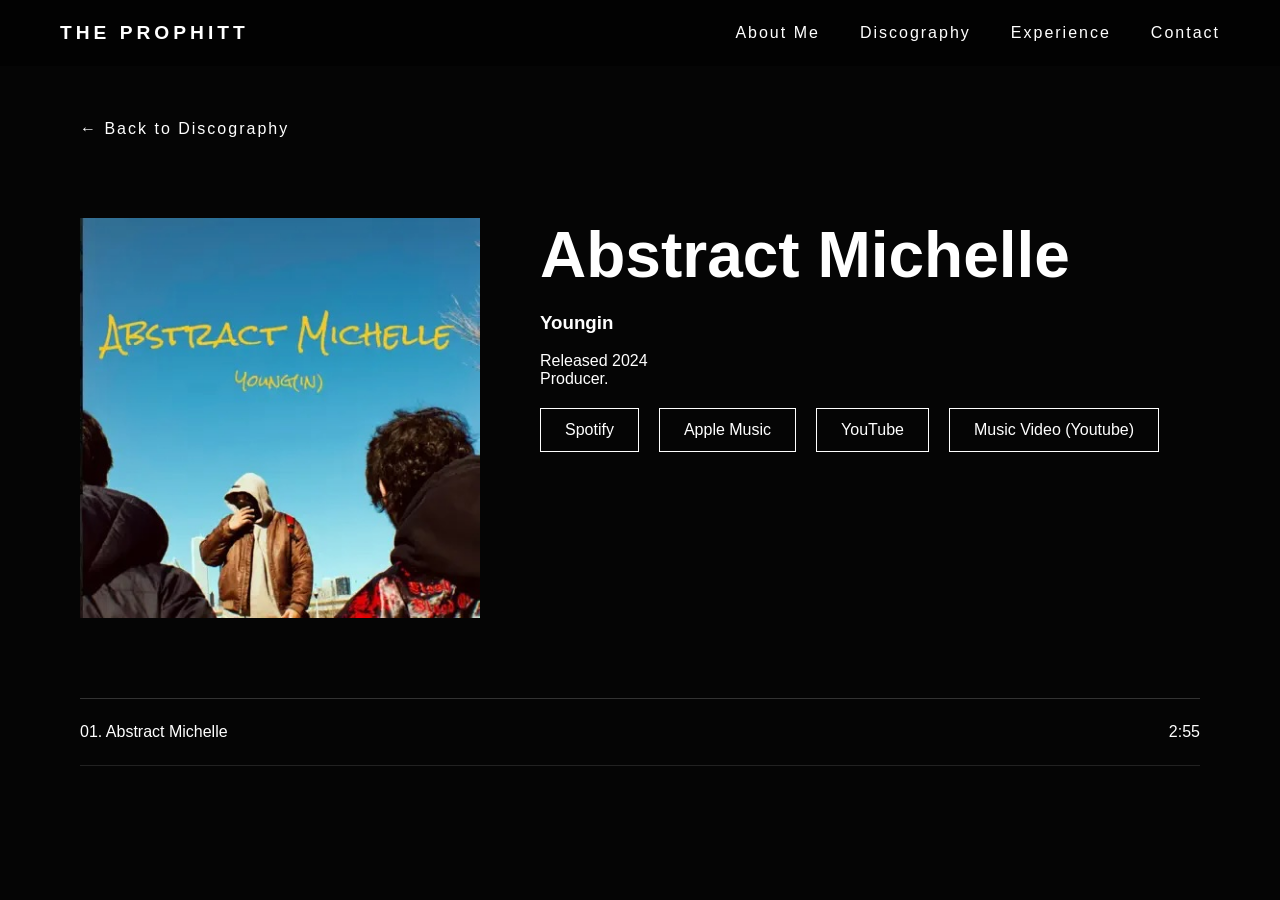
<file: abstract.html>
<!DOCTYPE html>
<html lang="en">
<head>
  <meta charset="UTF-8">
  <meta name="viewport" content="width=device-width, initial-scale=1.0">
  <title>Abstract Michelle | Youngin</title>

  <link rel="stylesheet" href="css/album.css">
</head>
<body>

<!-- NAVBAR -->

<nav class="navbar">

  <a href="index.html" class="logo">
    THE PROPHITT
  </a>

  <ul class="nav-links">
    <li><a href="index.html#about">About Me</a></li>
    <li><a href="discography.html">Discography</a></li>
    <li><a href="experience.html">Experience</a></li>
    <li><a href="index.html#contact">Contact</a></li>
  </ul>

</nav>

<!-- BACK BUTTON -->

<a href="discography.html" class="back-button">
  ← Back to Discography
</a>

  <section class="album-page">

    <div class="album-header">

      <img src="imgs/abstract.jpeg" alt="Album Cover">

      <div class="album-meta">
        <h1>Abstract Michelle</h1>
        <h3>Youngin</h3>
        <br>
        <p>
          Released 2024
        </p>

        <p>Producer.</p>

        <div class="stream-links">
          <a href="https://open.spotify.com/album/4oelluPJIbFZNnaFc4QuFP" target="_blank">Spotify</a>
          <a href="https://music.apple.com/us/song/abstract-michelle/1735144671" target="_blank">Apple Music</a>
          <a href="https://www.youtube.com/watch?app=desktop&v=WqNmVpp52CA" target="_blank">YouTube</a>
          <a href="https://www.youtube.com/watch?v=xYsKCCVNa3Q" target="_blank">Music Video (Youtube)</a>
        </div>
      </div>

    </div>

    <!-- TRACKLIST -->

    <div class="tracklist">

  <div class="track">
    <span>01. Abstract Michelle</span>
    <span>2:55</span>
  </div>

</div>

  </section>

</body>
</html>
</file>
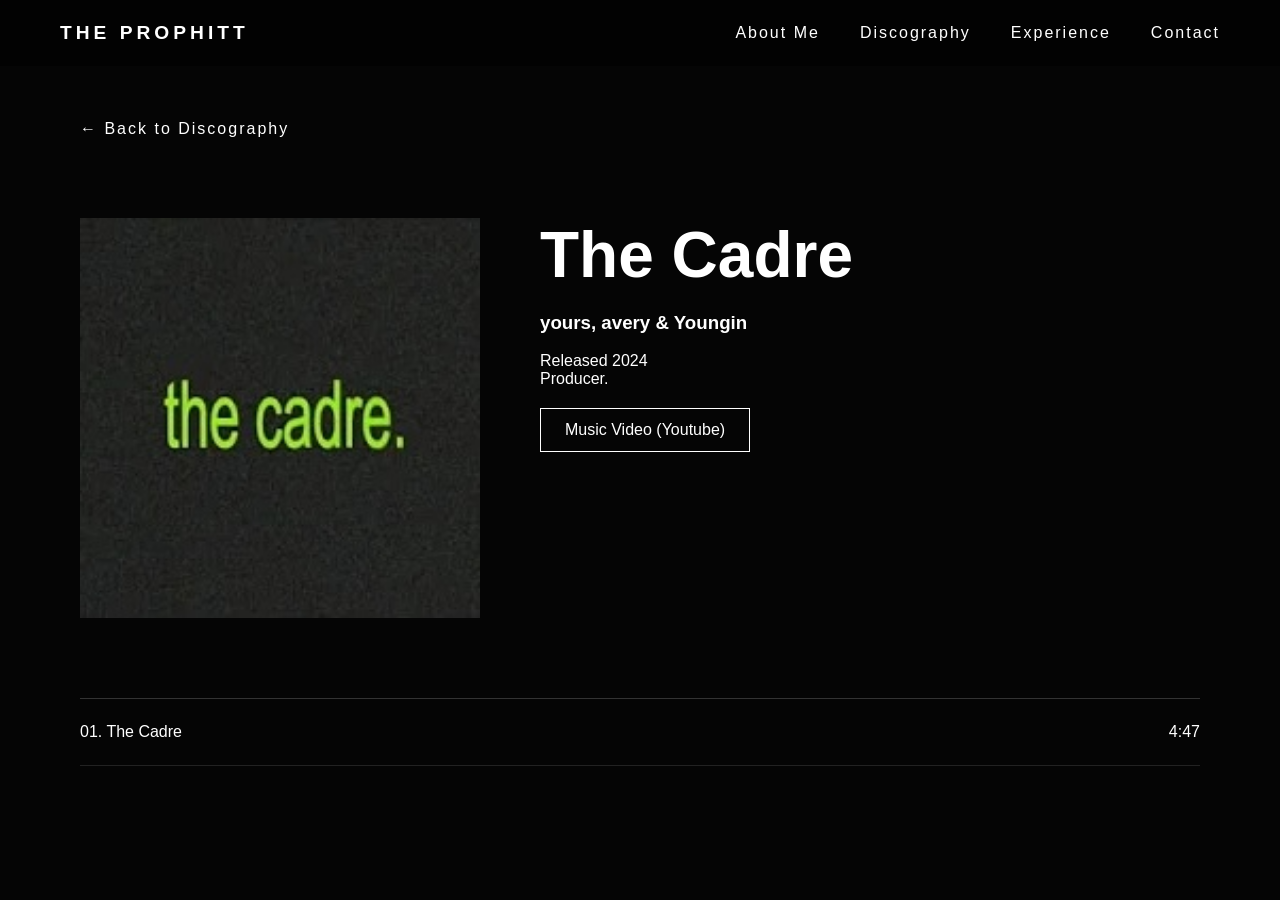
<file: cadre.html>
<!DOCTYPE html>
<html lang="en">
<head>
  <meta charset="UTF-8">
  <meta name="viewport" content="width=device-width, initial-scale=1.0">
  <title>The Cadre | yours, avery & Youngin</title>

  <link rel="stylesheet" href="css/album.css">
</head>
<body>

<!-- NAVBAR -->

<nav class="navbar">

  <a href="index.html" class="logo">
    THE PROPHITT
  </a>

  <ul class="nav-links">
    <li><a href="index.html#about">About Me</a></li>
    <li><a href="discography.html">Discography</a></li>
    <li><a href="experience.html">Experience</a></li>
    <li><a href="index.html#contact">Contact</a></li>
  </ul>

</nav>

<!-- BACK BUTTON -->

<a href="discography.html" class="back-button">
  ← Back to Discography
</a>

  <section class="album-page">

    <div class="album-header">

      <img src="imgs/cadre.jpeg" alt="Album Cover">

      <div class="album-meta">
        <h1>The Cadre</h1>
        <h3>yours, avery & Youngin</h3>
        <br>
        <p>
          Released 2024
        </p>

        <p>Producer.</p>

        <div class="stream-links">
          <a href="https://www.youtube.com/watch?v=JgKst2uONms" target="_blank">Music Video (Youtube)</a>
        </div>
      </div>

    </div>

    <!-- TRACKLIST -->

    <div class="tracklist">

  <div class="track">
    <span>01. The Cadre</span>
    <span>4:47</span>
  </div>

</div>

  </section>

</body>
</html>
</file>
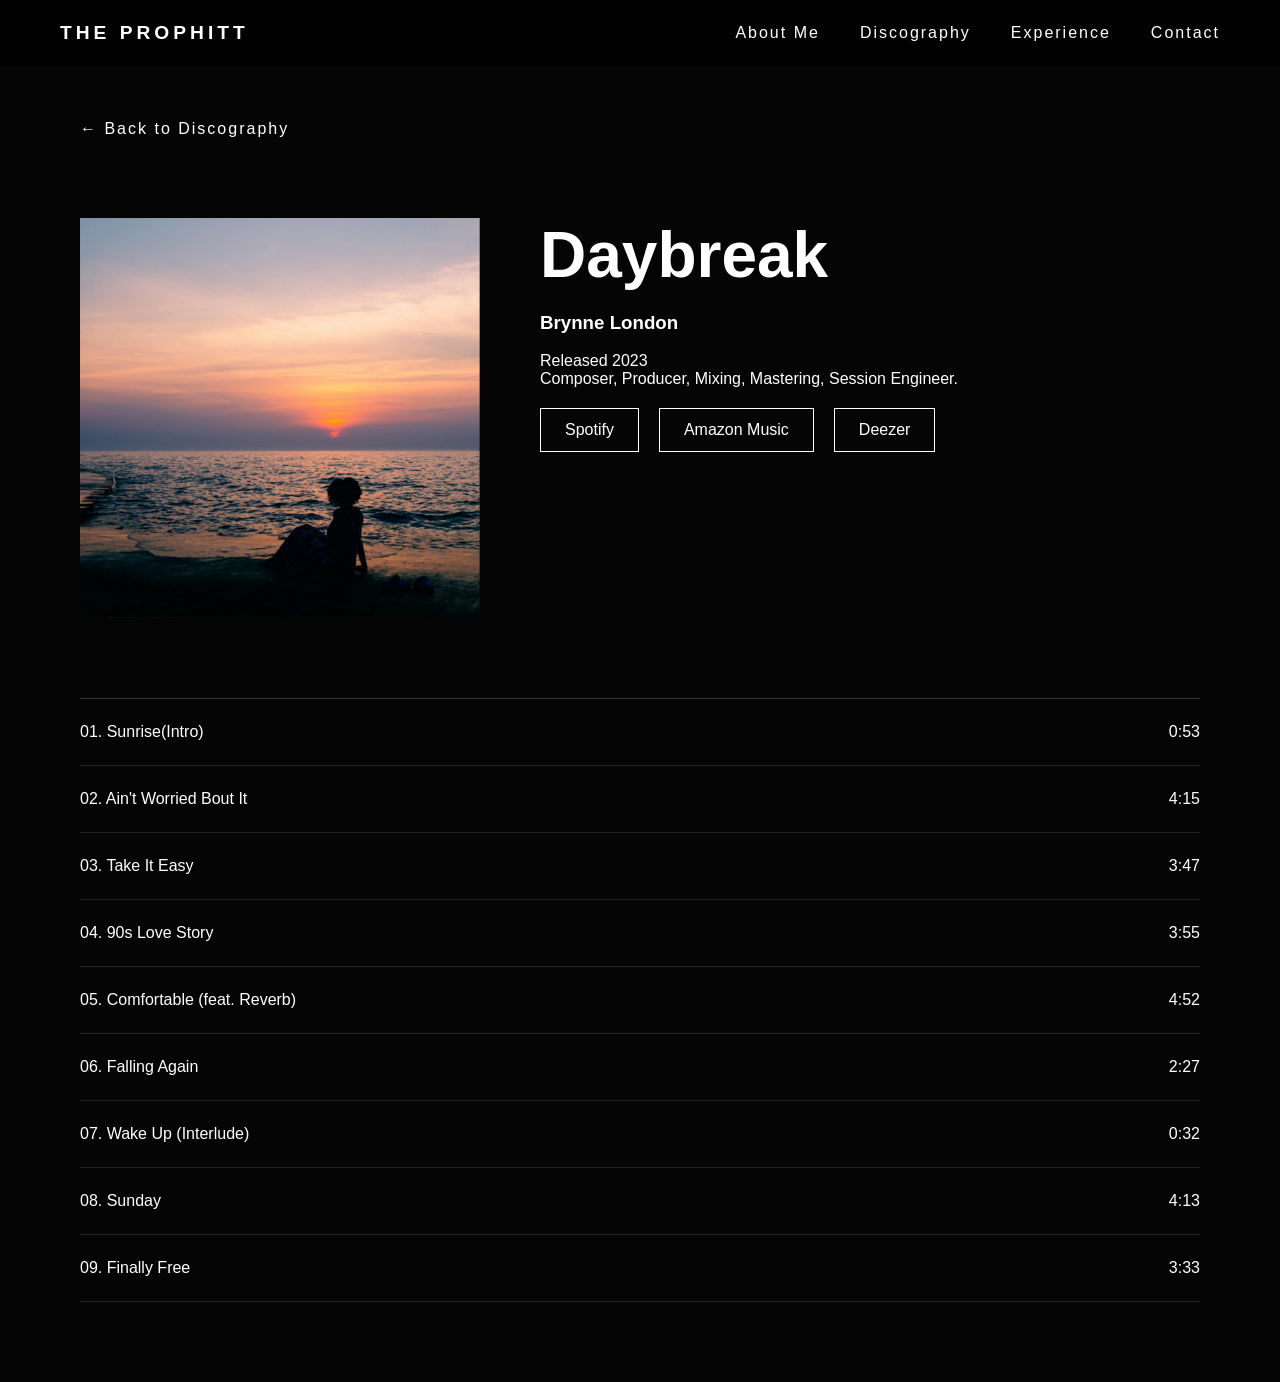
<file: daybreak.html>
<!DOCTYPE html>
<html lang="en">
<head>
  <meta charset="UTF-8">
  <meta name="viewport" content="width=device-width, initial-scale=1.0">
  <title>Daybreak - Brynne London | THE PROPHITT</title>

  <link rel="stylesheet" href="css/album.css">
</head>
<body>

    <!-- NAVBAR -->

<nav class="navbar">

  <a href="index.html" class="logo">
    THE PROPHITT
  </a>

  <ul class="nav-links">
    <li><a href="index.html#about">About Me</a></li>
    <li><a href="discography.html">Discography</a></li>
    <li><a href="experience.html">Experience</a></li>
    <li><a href="index.html#contact">Contact</a></li>
  </ul>

</nav>

<!-- BACK BUTTON -->

<a href="discography.html" class="back-button">
  ← Back to Discography
</a>

  <section class="album-page">

    <div class="album-header">

      <img src="imgs/daybreak.png" alt="Album Cover">

      <div class="album-meta">
        <h1>Daybreak</h1>
        <h3>Brynne London</h3>
        <br>
        <p>
          Released 2023
        </p>

        <p>Composer, Producer, Mixing, Mastering, Session Engineer.</p>

        <div class="stream-links">
          <a href="https://open.spotify.com/album/2yNNGmCWemkKfO2ASC2BLi" target="_blank">Spotify</a>
          <a href="https://music.apple.com/us/album/daybreak/1697000413" target="_blank">Amazon Music</a>
          <a href="https://www.deezer.com/us/album/463997685" target="_blank">Deezer</a>
        </div>
      </div>

    </div>

    <!-- TRACKLIST -->

    <div class="tracklist">

  <div class="track">
    <span>01. Sunrise(Intro)</span>
    <span>0:53</span>
  </div>

  <div class="track">
    <span>02. Ain't Worried Bout It</span>
    <span>4:15</span>
  </div>

  <div class="track">
    <span>03. Take It Easy</span>
    <span>3:47</span>
  </div>

  <div class="track">
    <span>04. 90s Love Story</span>
    <span>3:55</span>
  </div>

  <div class="track">
    <span>05. Comfortable (feat. Reverb)</span>
    <span>4:52</span>
  </div>

  <div class="track">
    <span>06. Falling Again</span>
    <span>2:27</span>
  </div>

  <div class="track">
    <span>07. Wake Up (Interlude)</span>
    <span>0:32</span>
  </div>

  <div class="track">
    <span>08. Sunday</span>
    <span>4:13</span>
  </div>

  <div class="track">
    <span>09. Finally Free</span>
    <span>3:33</span>
  </div>

</div>

  </section>

</body>
</html>
</file>
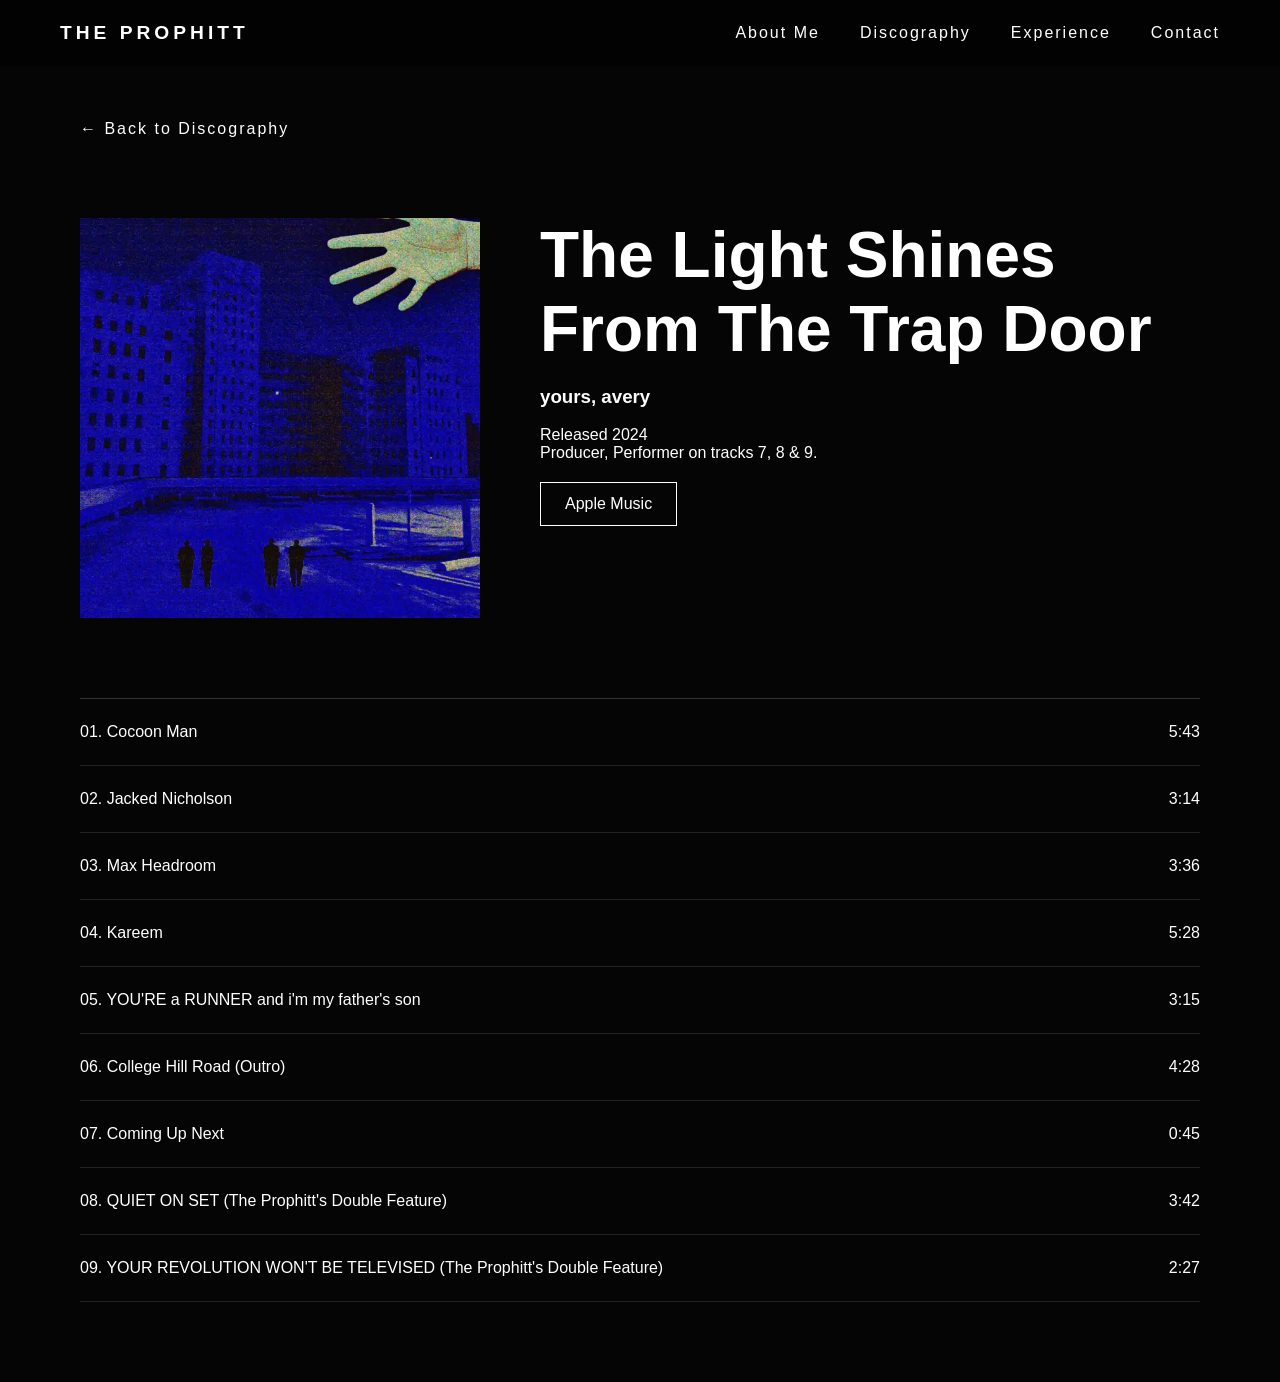
<file: lightshines.html>
<!DOCTYPE html>
<html lang="en">
<head>
  <meta charset="UTF-8">
  <meta name="viewport" content="width=device-width, initial-scale=1.0">
  <title>The Light Shines From The Trap Door | yours, avery</title>

  <link rel="stylesheet" href="css/album.css">
</head>
<body>

<!-- NAVBAR -->

<nav class="navbar">

  <a href="index.html" class="logo">
    THE PROPHITT
  </a>

  <ul class="nav-links">
    <li><a href="index.html#about">About Me</a></li>
    <li><a href="discography.html">Discography</a></li>
    <li><a href="experience.html">Experience</a></li>
    <li><a href="index.html#contact">Contact</a></li>
  </ul>

</nav>

<!-- BACK BUTTON -->

<a href="discography.html" class="back-button">
  ← Back to Discography
</a>

  <section class="album-page">

    <div class="album-header">

      <img src="imgs/lightshines.webp" alt="Album Cover">

      <div class="album-meta">
        <h1>The Light Shines From The Trap Door</h1>
        <h3>yours, avery</h3>
        <br>
        <p>
          Released 2024
        </p>

        <p>Producer, Performer on tracks 7, 8 & 9.</p>

        <div class="stream-links">
          <a href="https://music.apple.com/us/album/the-light-shines-from-the-trap-door/1752208765" target="_blank">Apple Music</a>
        </div>
      </div>

    </div>

    <!-- TRACKLIST -->

    <div class="tracklist">

  <div class="track">
    <span>01. Cocoon Man</span>
    <span>5:43</span>
  </div>

  <div class="track">
    <span>02. Jacked Nicholson</span>
    <span>3:14</span>
  </div>

  <div class="track">
    <span>03. Max Headroom</span>
    <span>3:36</span>
  </div>

  <div class="track">
    <span>04. Kareem</span>
    <span>5:28</span>
  </div>

  <div class="track">
    <span>05. YOU'RE a RUNNER and i'm my father's son</span>
    <span>3:15</span>
  </div>

  <div class="track">
    <span>06. College Hill Road (Outro)</span>
    <span>4:28</span>
  </div>

  <div class="track">
    <span>07. Coming Up Next</span>
    <span>0:45</span>
  </div>

  <div class="track">
    <span>08. QUIET ON SET (The Prophitt's Double Feature)</span>
    <span>3:42</span>
  </div>

  <div class="track">
    <span>09. YOUR REVOLUTION WON'T BE TELEVISED (The Prophitt's Double Feature)</span>
    <span>2:27</span>
  </div>

</div>

  </section>

</body>
</html>
</file>
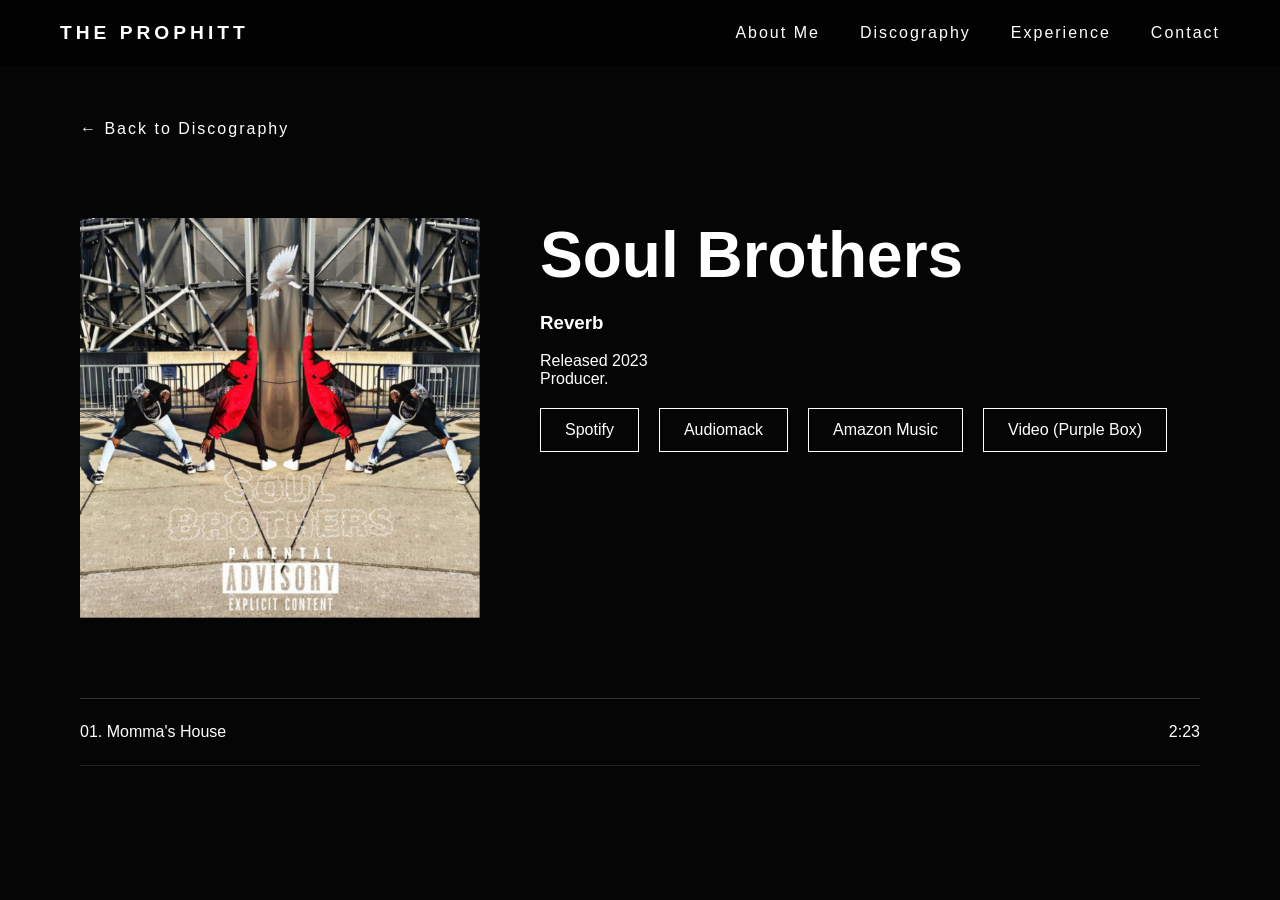
<file: mommashouse.html>
<!DOCTYPE html>
<html lang="en">
<head>
  <meta charset="UTF-8">
  <meta name="viewport" content="width=device-width, initial-scale=1.0">
  <title>Soul Brothers - Reverb | THE PROPHITT</title>

  <link rel="stylesheet" href="css/album.css">
</head>
<body>

    <!-- NAVBAR -->

<nav class="navbar">

  <a href="index.html" class="logo">
    THE PROPHITT
  </a>

  <ul class="nav-links">
    <li><a href="index.html#about">About Me</a></li>
    <li><a href="discography.html">Discography</a></li>
    <li><a href="experience.html">Experience</a></li>
    <li><a href="index.html#contact">Contact</a></li>
  </ul>

</nav>

<!-- BACK BUTTON -->

<a href="discography.html" class="back-button">
  ← Back to Discography
</a>

  <section class="album-page">

    <div class="album-header">

      <img src="imgs/soulbrotha.png" alt="Album Cover">

      <div class="album-meta">
        <h1>Soul Brothers</h1>
        <h3>Reverb</h3>
        <br>
        <p>
          Released 2023
        </p>

        <p>Producer.</p>

        <div class="stream-links">
          <a href="https://open.spotify.com/album/1NOkSws5TdKUM2ekeinhjf" target="_blank">Spotify</a>
          <a href="https://audiomack.com/reverb-rck/song/mommas-house" target="_blank">Audiomack</a>
          <a href="https://www.amazon.com/Mommas-House-Reverb/dp/B0D2LWYDYK" target="_blank">Amazon Music</a>
          <a href="https://www.youtube.com/watch?v=gDAZqS0NTmI" target="_blank">Video (Purple Box)</a>
        </div>
      </div>

    </div>

    <!-- TRACKLIST -->

    <div class="tracklist">

  <div class="track">
    <span>01. Momma's House</span>
    <span>2:23</span>
  </div>

</div>

  </section>

</body>
</html>
</file>
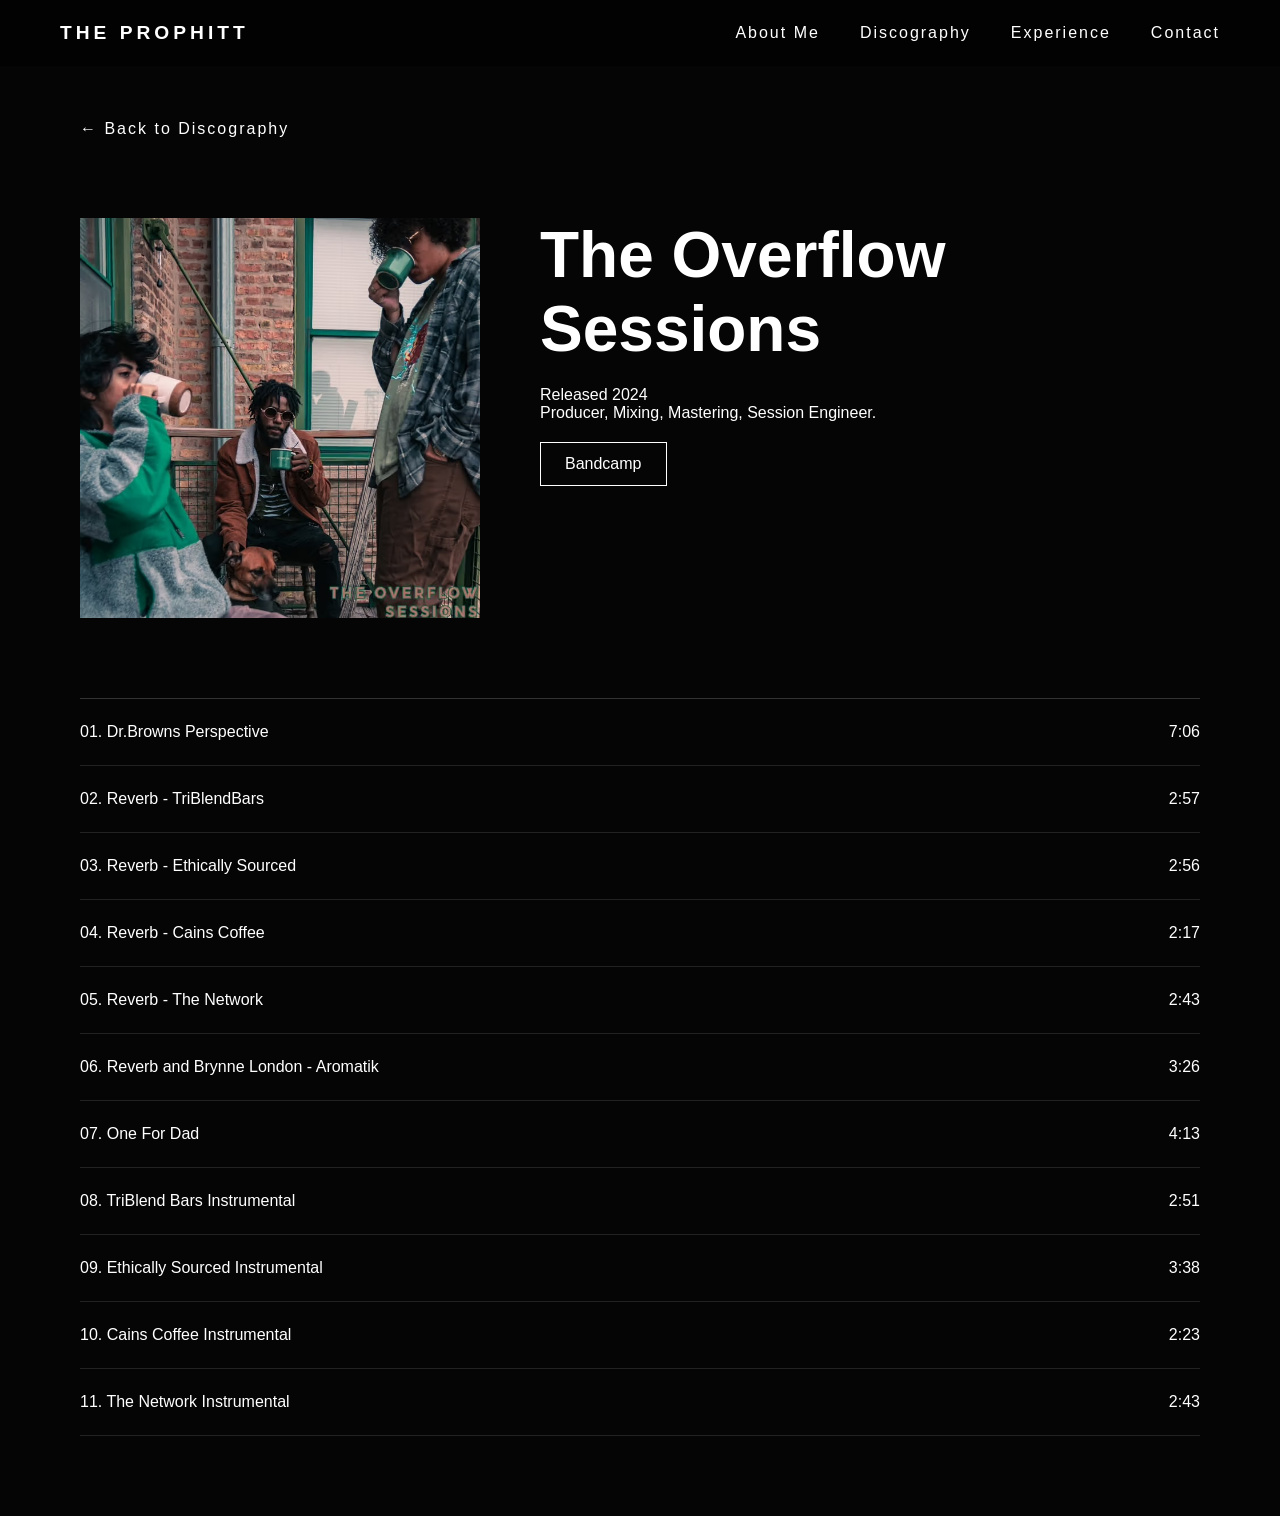
<file: overflow.html>
<!DOCTYPE html>
<html lang="en">
<head>
  <meta charset="UTF-8">
  <meta name="viewport" content="width=device-width, initial-scale=1.0">
  <title>The Overflow Sessions | THE PROPHITT</title>

  <link rel="stylesheet" href="css/album.css">
</head>
<body>

<!-- NAVBAR -->

<nav class="navbar">

  <a href="index.html" class="logo">
    THE PROPHITT
  </a>

  <ul class="nav-links">
    <li><a href="index.html#about">About Me</a></li>
    <li><a href="discography.html">Discography</a></li>
    <li><a href="experience.html">Experience</a></li>
    <li><a href="index.html#contact">Contact</a></li>
  </ul>

</nav>

<!-- BACK BUTTON -->

<a href="discography.html" class="back-button">
  ← Back to Discography
</a>

  <section class="album-page">

    <div class="album-header">

      <img src="imgs/overflow.jpg" alt="Album Cover">

      <div class="album-meta">
        <h1>The Overflow Sessions</h1>

        <p>
          Released 2024
        </p>

        <p>Producer, Mixing, Mastering, Session Engineer.</p>

        <div class="stream-links">
          <a href="https://theprophitt.bandcamp.com/album/the-overflow-sessions" target="_blank">Bandcamp</a>
        </div>
      </div>

    </div>

    <!-- TRACKLIST -->

    <div class="tracklist">

  <div class="track">
    <span>01. Dr.Browns Perspective</span>
    <span>7:06</span>
  </div>

  <div class="track">
    <span>02. Reverb - TriBlendBars</span>
    <span>2:57</span>
  </div>

  <div class="track">
    <span>03. Reverb - Ethically Sourced</span>
    <span>2:56</span>
  </div>

  <div class="track">
    <span>04. Reverb - Cains Coffee</span>
    <span>2:17</span>
  </div>

  <div class="track">
    <span>05. Reverb - The Network</span>
    <span>2:43</span>
  </div>

  <div class="track">
    <span>06. Reverb and Brynne London - Aromatik</span>
    <span>3:26</span>
  </div>

  <div class="track">
    <span>07. One For Dad</span>
    <span>4:13</span>
  </div>

  <div class="track">
    <span>08. TriBlend Bars Instrumental</span>
    <span>2:51</span>
  </div>

  <div class="track">
    <span>09. Ethically Sourced Instrumental</span>
    <span>3:38</span>
  </div>

  <div class="track">
    <span>10. Cains Coffee Instrumental</span>
    <span>2:23</span>
  </div>

  <div class="track">
    <span>11. The Network Instrumental</span>
    <span>2:43</span>
  </div>

</div>

  </section>

</body>
</html>
</file>
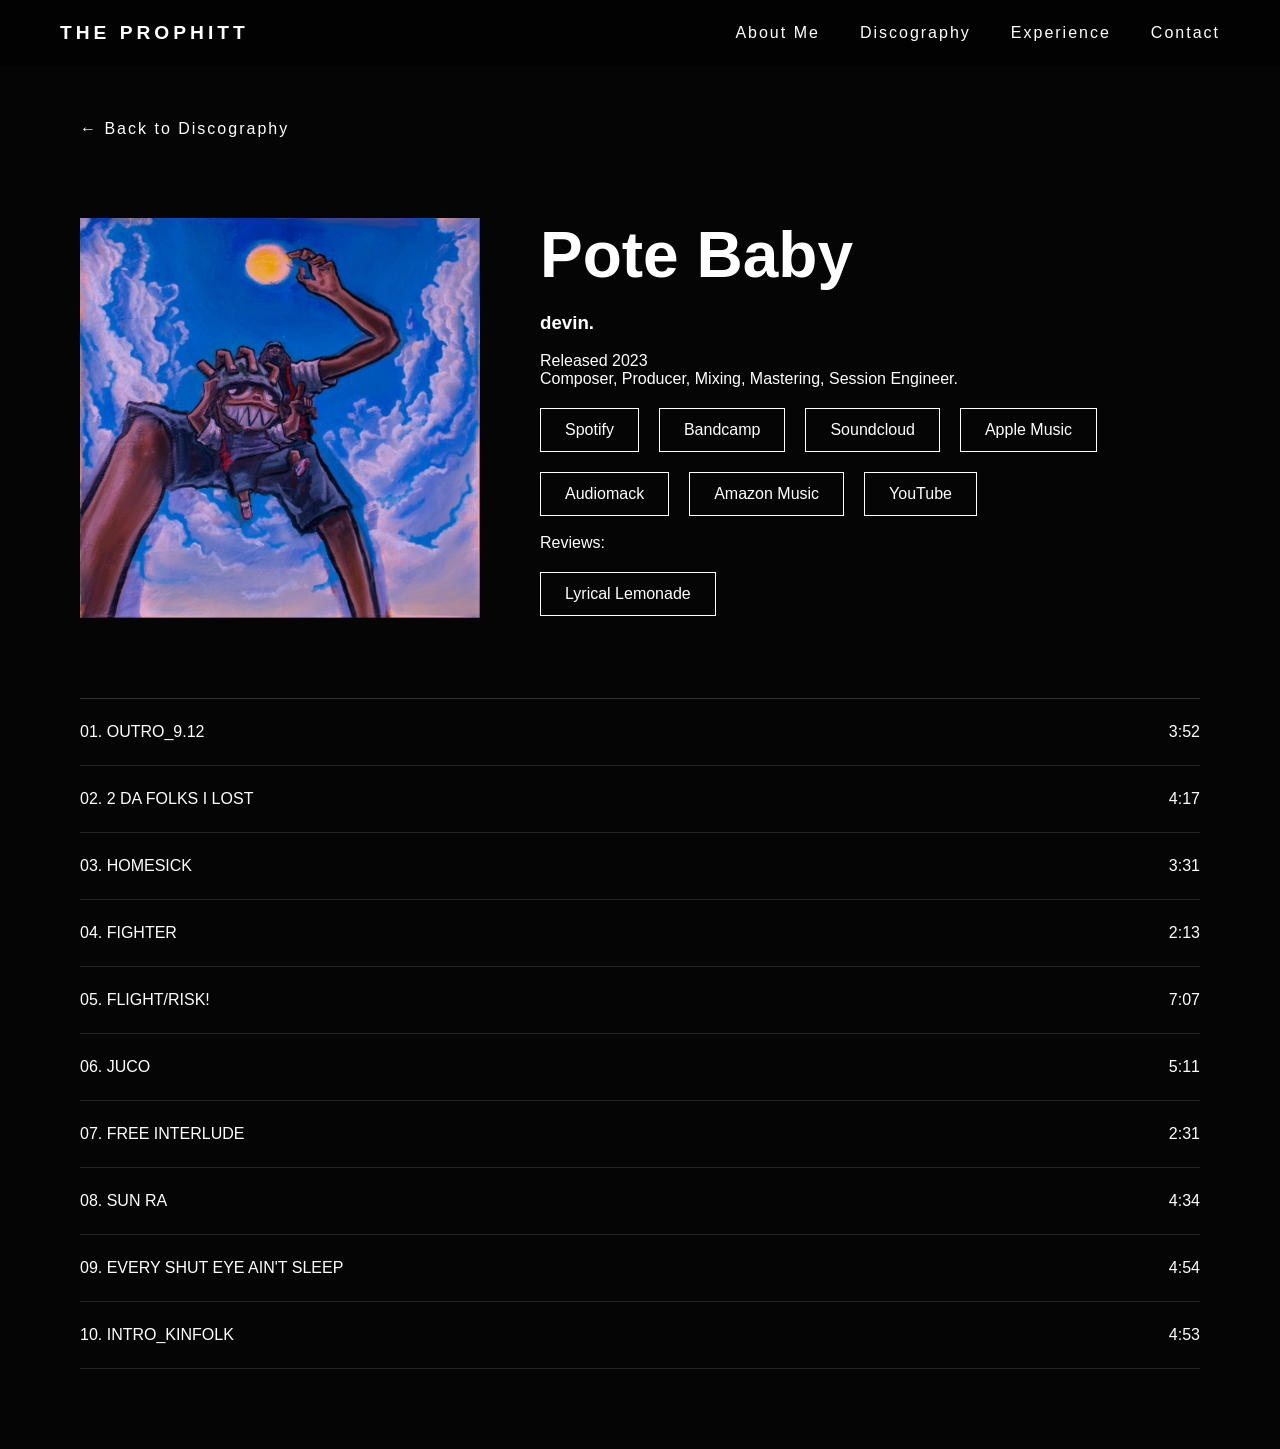
<file: potebaby.html>
<!DOCTYPE html>
<html lang="en">
<head>
  <meta charset="UTF-8">
  <meta name="viewport" content="width=device-width, initial-scale=1.0">
  <title>Pote Baby | devin.</title>

  <link rel="stylesheet" href="css/album.css">
</head>
<body>

    <!-- NAVBAR -->

<nav class="navbar">

  <a href="index.html" class="logo">
    THE PROPHITT
  </a>

  <ul class="nav-links">
    <li><a href="index.html#about">About Me</a></li>
    <li><a href="discography.html">Discography</a></li>
    <li><a href="experience.html">Experience</a></li>
    <li><a href="index.html#contact">Contact</a></li>
  </ul>

</nav>

<!-- BACK BUTTON -->

<a href="discography.html" class="back-button">
  ← Back to Discography
</a>

  <section class="album-page">

    <div class="album-header">

      <img src="imgs/POTE.png" alt="Album Cover">

      <div class="album-meta">
        <h1>Pote Baby</h1>
        <h3>devin.</h3>
        <br>
        <p>
          Released 2023
        </p>

        <p>Composer, Producer, Mixing, Mastering, Session Engineer.</p>

        <div class="stream-links">
          <a href="https://open.spotify.com/album/5qCjcXinocmiDsDjpWV3XF" target="_blank">Spotify</a>
          <a href="https://alldaybreakfast.bandcamp.com/album/pote-baby" target="_blank">Bandcamp</a>
          <a href="https://soundcloud.com/user447456778/pote-baby" target="_blank">Soundcloud</a>
          <a href="https://music.apple.com/us/album/pote-baby/1718780178" target="_blank">Apple Music</a>
          <a href="https://audiomack.com/devin-1713/album/pote-baby" target="_blank">Audiomack</a>
          <a href="https://www.amazon.com/POTE-BABY-Explicit-devin/dp/B0CP4CGM97" target="_blank">Amazon Music</a>
          <a href="https://www.youtube.com/playlist?app=desktop&list=OLAK5uy_mTLewbOkfANaMegC7CjuXom1uOOxUXFSo" target="_blank">YouTube</a>
        </div><br>
        <p>Reviews:</p>
        <div class="stream-links">
          <a href="https://blog.lyricallemonade.com/p/top-50-chicago-projects-of-2023/?" target="_blank">Lyrical Lemonade</a>
          </div>
        </div>

    </div>

    <!-- TRACKLIST -->

    <div class="tracklist">

  <div class="track">
    <span>01. OUTRO_9.12</span>
    <span>3:52</span>
  </div>

  <div class="track">
    <span>02. 2 DA FOLKS I LOST</span>
    <span>4:17</span>
  </div>

  <div class="track">
    <span>03. HOMESICK</span>
    <span>3:31</span>
  </div>

  <div class="track">
    <span>04. FIGHTER</span>
    <span>2:13</span>
  </div>

  <div class="track">
    <span>05. FLIGHT/RISK!</span>
    <span>7:07</span>
  </div>

  <div class="track">
    <span>06. JUCO</span>
    <span>5:11</span>
  </div>

  <div class="track">
    <span>07. FREE INTERLUDE</span>
    <span>2:31</span>
  </div>

  <div class="track">
    <span>08. SUN RA</span>
    <span>4:34</span>
  </div>

  <div class="track">
    <span>09. EVERY SHUT EYE AIN'T SLEEP</span>
    <span>4:54</span>
  </div>

  <div class="track">
    <span>10. INTRO_KINFOLK</span>
    <span>4:53</span>
  </div>

</div>

  </section>

</body>
</html>
</file>
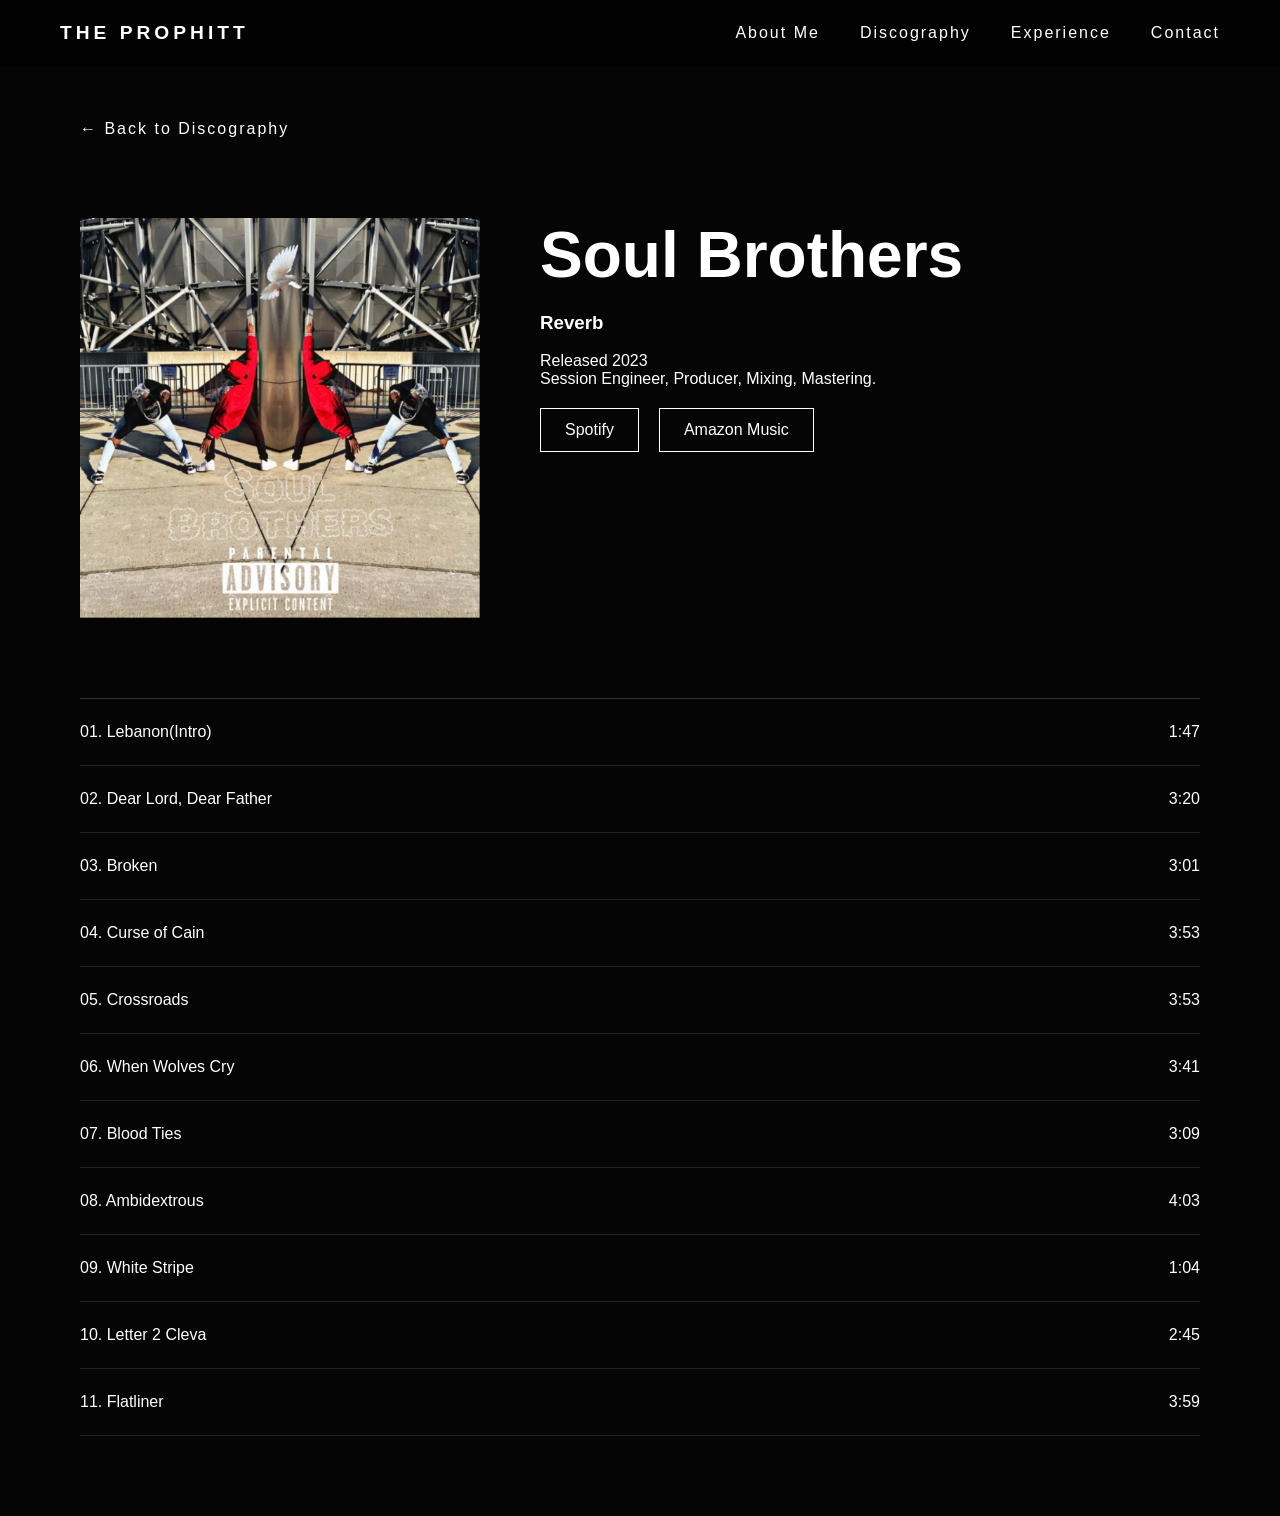
<file: soulbrothers.html>
<!DOCTYPE html>
<html lang="en">
<head>
  <meta charset="UTF-8">
  <meta name="viewport" content="width=device-width, initial-scale=1.0">
  <title>Soul Brothers - Reverb | THE PROPHITT</title>

  <link rel="stylesheet" href="css/album.css">
</head>
<body>

    <!-- NAVBAR -->

<nav class="navbar">

  <a href="index.html" class="logo">
    THE PROPHITT
  </a>

  <ul class="nav-links">
    <li><a href="index.html#about">About Me</a></li>
    <li><a href="discography.html">Discography</a></li>
    <li><a href="experience.html">Experience</a></li>
    <li><a href="index.html#contact">Contact</a></li>
  </ul>

</nav>

<!-- BACK BUTTON -->

<a href="discography.html" class="back-button">
  ← Back to Discography
</a>

  <section class="album-page">

    <div class="album-header">

      <img src="imgs/soulbrotha.png" alt="Album Cover">

      <div class="album-meta">
        <h1>Soul Brothers</h1>
        <h3>Reverb</h3>
        <br>
        <p>
          Released 2023
        </p>

        <p>Session Engineer, Producer, Mixing, Mastering.</p>

        <div class="stream-links">
          <a href="https://open.spotify.com/album/6G3rlcCWBnACDfEkMMnQw0" target="_blank">Spotify</a>
          <a href="https://www.amazon.com/Soul-Brothers-Explicit-Reverb/dp/B0C5FSTWZX" target="_blank">Amazon Music</a>
        </div>
      </div>

    </div>

    <!-- TRACKLIST -->

    <div class="tracklist">

  <div class="track">
    <span>01. Lebanon(Intro)</span>
    <span>1:47</span>
  </div>

  <div class="track">
    <span>02. Dear Lord, Dear Father</span>
    <span>3:20</span>
  </div>

  <div class="track">
    <span>03. Broken</span>
    <span>3:01</span>
  </div>

  <div class="track">
    <span>04. Curse of Cain</span>
    <span>3:53</span>
  </div>

  <div class="track">
    <span>05. Crossroads</span>
    <span>3:53</span>
  </div>

  <div class="track">
    <span>06. When Wolves Cry</span>
    <span>3:41</span>
  </div>

  <div class="track">
    <span>07. Blood Ties</span>
    <span>3:09</span>
  </div>

  <div class="track">
    <span>08. Ambidextrous</span>
    <span>4:03</span>
  </div>

  <div class="track">
    <span>09. White Stripe</span>
    <span>1:04</span>
  </div>

  <div class="track">
    <span>10. Letter 2 Cleva</span>
    <span>2:45</span>
  </div>

  <div class="track">
    <span>11. Flatliner</span>
    <span>3:59</span>
  </div>

</div>

  </section>

</body>
</html>
</file>
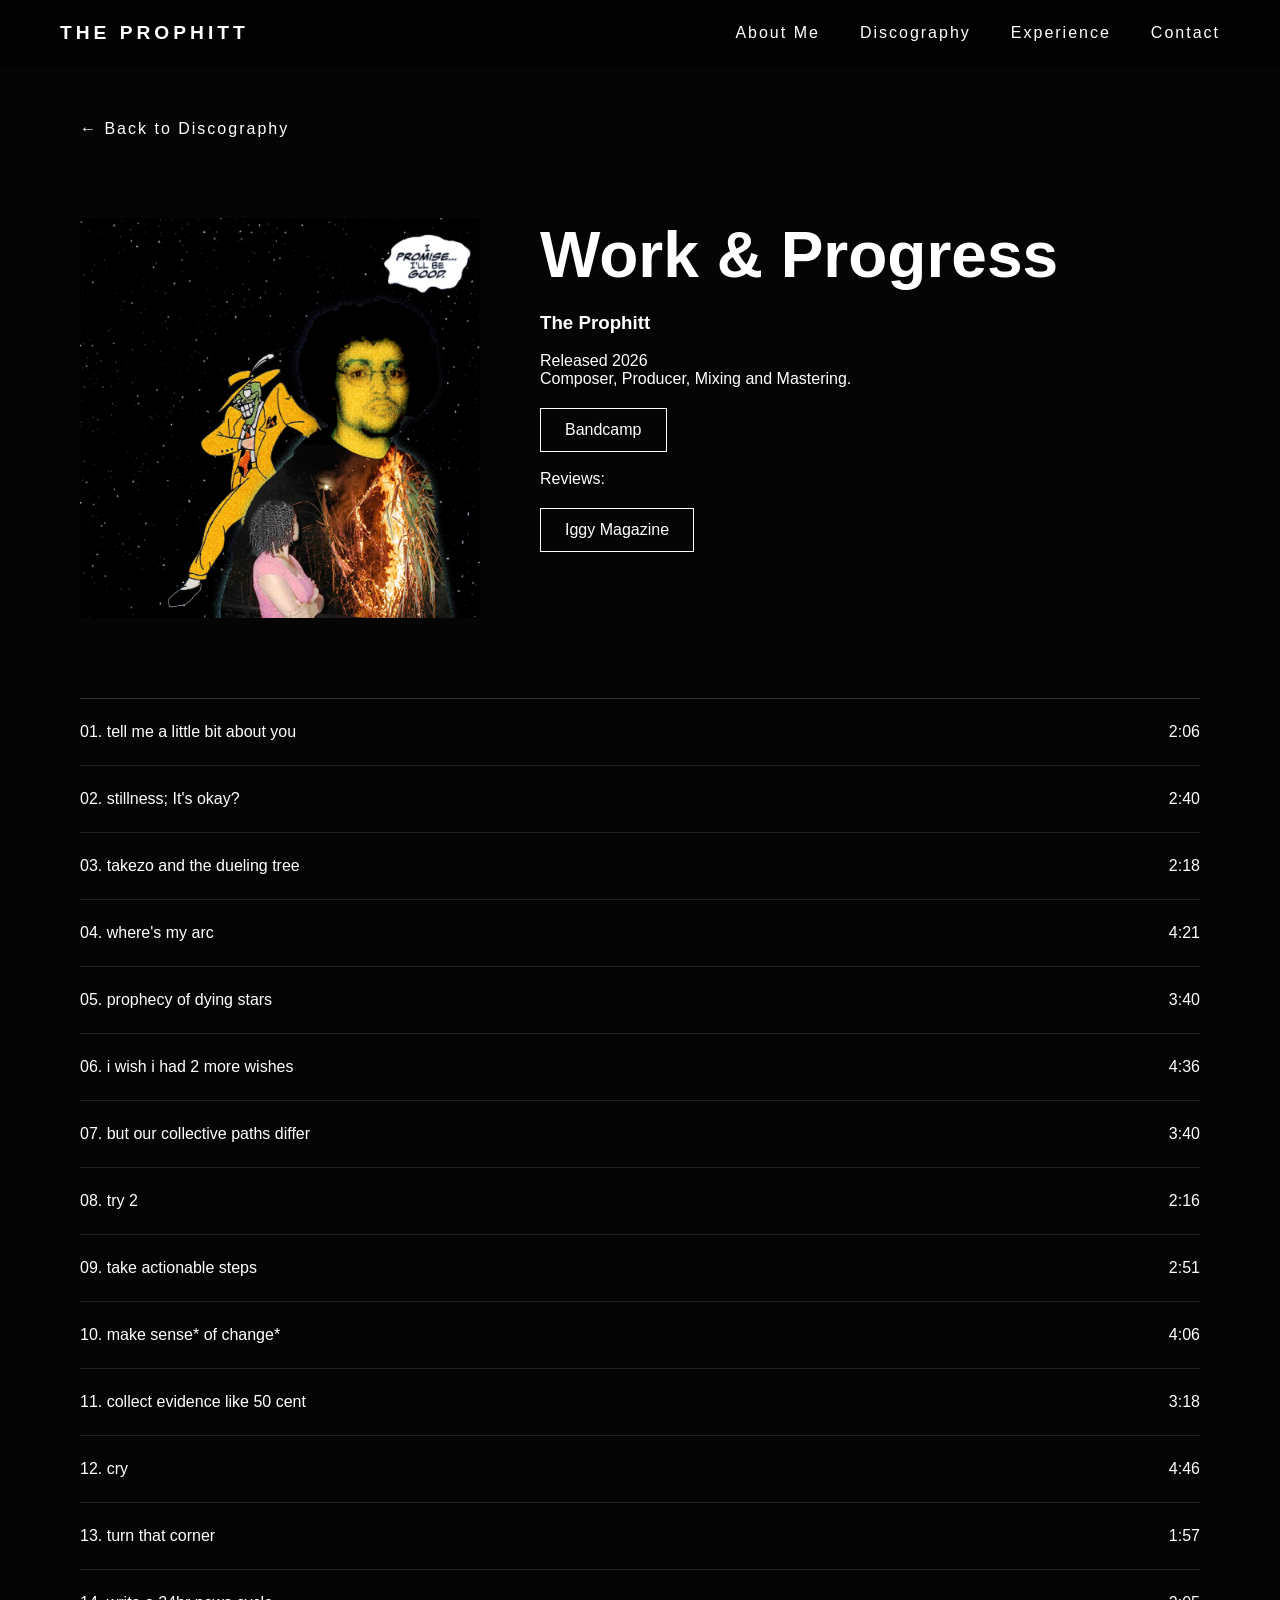
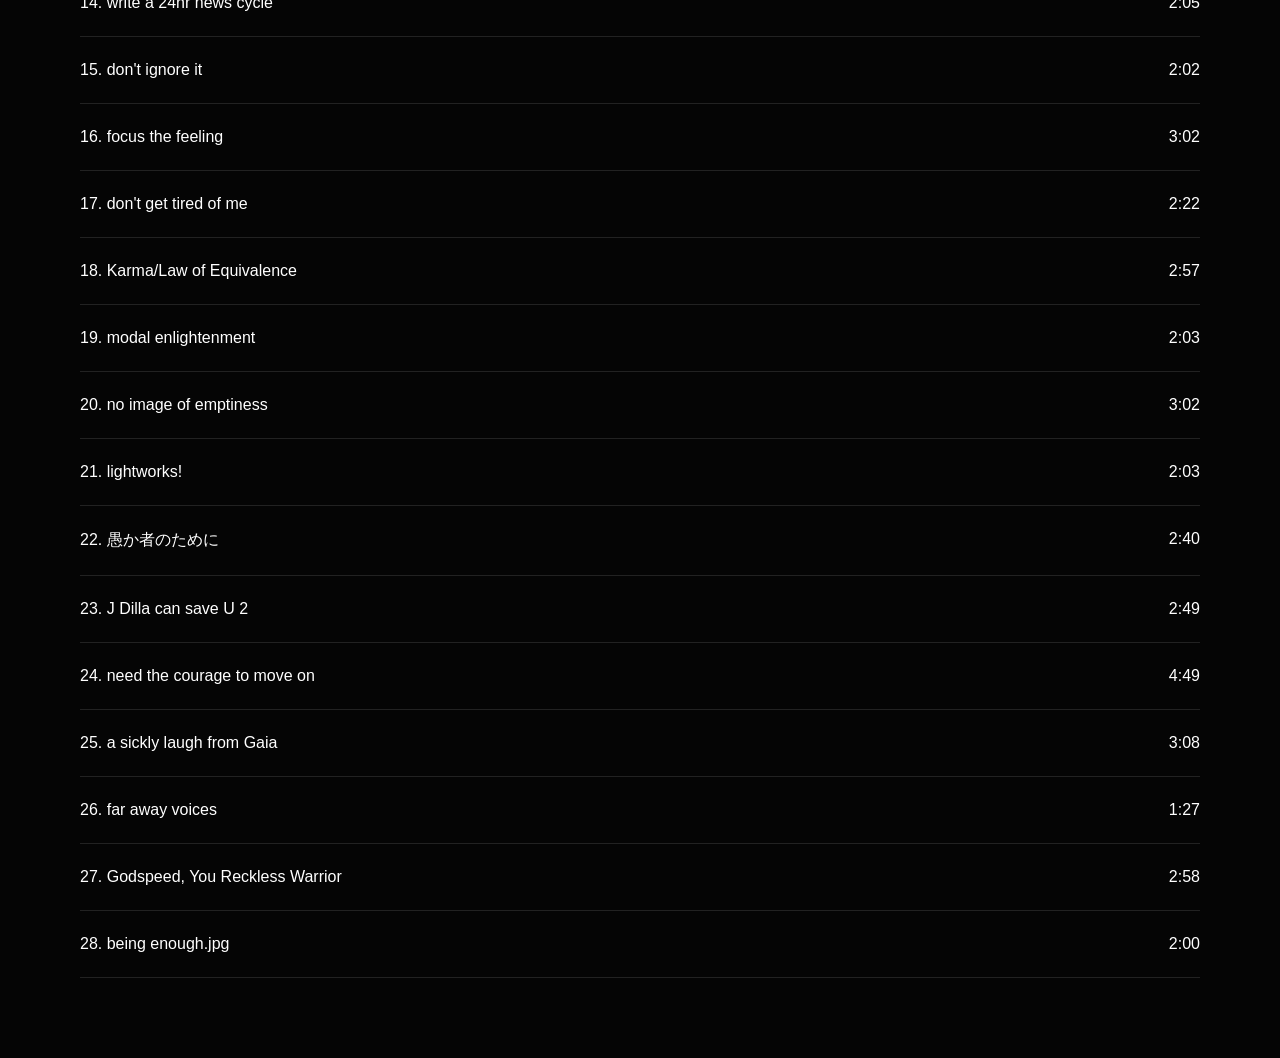
<file: workandprogress.html>
<!DOCTYPE html>
<html lang="en">
<head>
  <meta charset="UTF-8">
  <meta name="viewport" content="width=device-width, initial-scale=1.0">
  <title>Work & Progress | THE PROPHITT</title>

  <link rel="stylesheet" href="css/album.css">
</head>
<body>

    <!-- NAVBAR -->

<nav class="navbar">

  <a href="index.html" class="logo">
    THE PROPHITT
  </a>

  <ul class="nav-links">
    <li><a href="index.html#about">About Me</a></li>
    <li><a href="discography.html">Discography</a></li>
    <li><a href="experience.html">Experience</a></li>
    <li><a href="index.html#contact">Contact</a></li>
  </ul>

</nav>

<!-- BACK BUTTON -->

<a href="discography.html" class="back-button">
  ← Back to Discography
</a>

  <section class="album-page">

    <div class="album-header">

      <img src="imgs/wp.jpg" alt="Album Cover">

      <div class="album-meta">
        <h1>Work & Progress</h1>
        <h3>The Prophitt</h3>
        <br>
        <p>
          Released 2026
        </p>

        <p>Composer, Producer, Mixing and Mastering.</p>

        <div class="stream-links">
          <a href="https://theprophitt.bandcamp.com/album/work-progress" target="_blank">Bandcamp</a>
        </div>
        <br>
        <p>Reviews:</p>
        <div class="stream-links">
          <a href="https://www.iggymagazine.com/nathan-brown-la-resilience-gravee-dans-le-sillon-de-work-progress/" target="_blank">Iggy Magazine</a>
        </div>
      </div>

    </div>

    <!-- TRACKLIST -->
<div class="tracklist">

  <div class="track">
    <span>01. tell me a little bit about you</span>
    <span>2:06</span>
  </div>

  <div class="track">
    <span>02. stillness; It's okay?</span>
    <span>2:40</span>
  </div>

  <div class="track">
    <span>03. takezo and the dueling tree</span>
    <span>2:18</span>
  </div>

  <div class="track">
    <span>04. where's my arc</span>
    <span>4:21</span>
  </div>

  <div class="track">
    <span>05. prophecy of dying stars</span>
    <span>3:40</span>
  </div>

  <div class="track">
    <span>06. i wish i had 2 more wishes</span>
    <span>4:36</span>
  </div>

  <div class="track">
    <span>07. but our collective paths differ</span>
    <span>3:40</span>
  </div>

  <div class="track">
    <span>08. try 2</span>
    <span>2:16</span>
  </div>

  <div class="track">
    <span>09. take actionable steps</span>
    <span>2:51</span>
  </div>

  <div class="track">
    <span>10. make sense* of change*</span>
    <span>4:06</span>
  </div>

  <div class="track">
    <span>11. collect evidence like 50 cent</span>
    <span>3:18</span>
  </div>

  <div class="track">
    <span>12. cry</span>
    <span>4:46</span>
  </div>

  <div class="track">
    <span>13. turn that corner</span>
    <span>1:57</span>
  </div>

  <div class="track">
    <span>14. write a 24hr news cycle</span>
    <span>2:05</span>
  </div>

  <div class="track">
    <span>15. don't ignore it</span>
    <span>2:02</span>
  </div>

  <div class="track">
    <span>16. focus the feeling</span>
    <span>3:02</span>
  </div>

  <div class="track">
    <span>17. don't get tired of me</span>
    <span>2:22</span>
  </div>

  <div class="track">
    <span>18. Karma/Law of Equivalence</span>
    <span>2:57</span>
  </div>

  <div class="track">
    <span>19. modal enlightenment</span>
    <span>2:03</span>
  </div>

  <div class="track">
    <span>20. no image of emptiness</span>
    <span>3:02</span>
  </div>

  <div class="track">
    <span>21. lightworks!</span>
    <span>2:03</span>
  </div>

  <div class="track">
    <span>22. 愚か者のために</span>
    <span>2:40</span>
  </div>

  <div class="track">
    <span>23. J Dilla can save U 2</span>
    <span>2:49</span>
  </div>

  <div class="track">
    <span>24. need the courage to move on</span>
    <span>4:49</span>
  </div>

  <div class="track">
    <span>25. a sickly laugh from Gaia</span>
    <span>3:08</span>
  </div>

  <div class="track">
    <span>26. far away voices</span>
    <span>1:27</span>
  </div>

  <div class="track">
    <span>27. Godspeed, You Reckless Warrior</span>
    <span>2:58</span>
  </div>

  <div class="track">
    <span>28. being enough.jpg</span>
    <span>2:00</span>
  </div>

</div>
    


  </section>

</body>
</html>
</file>
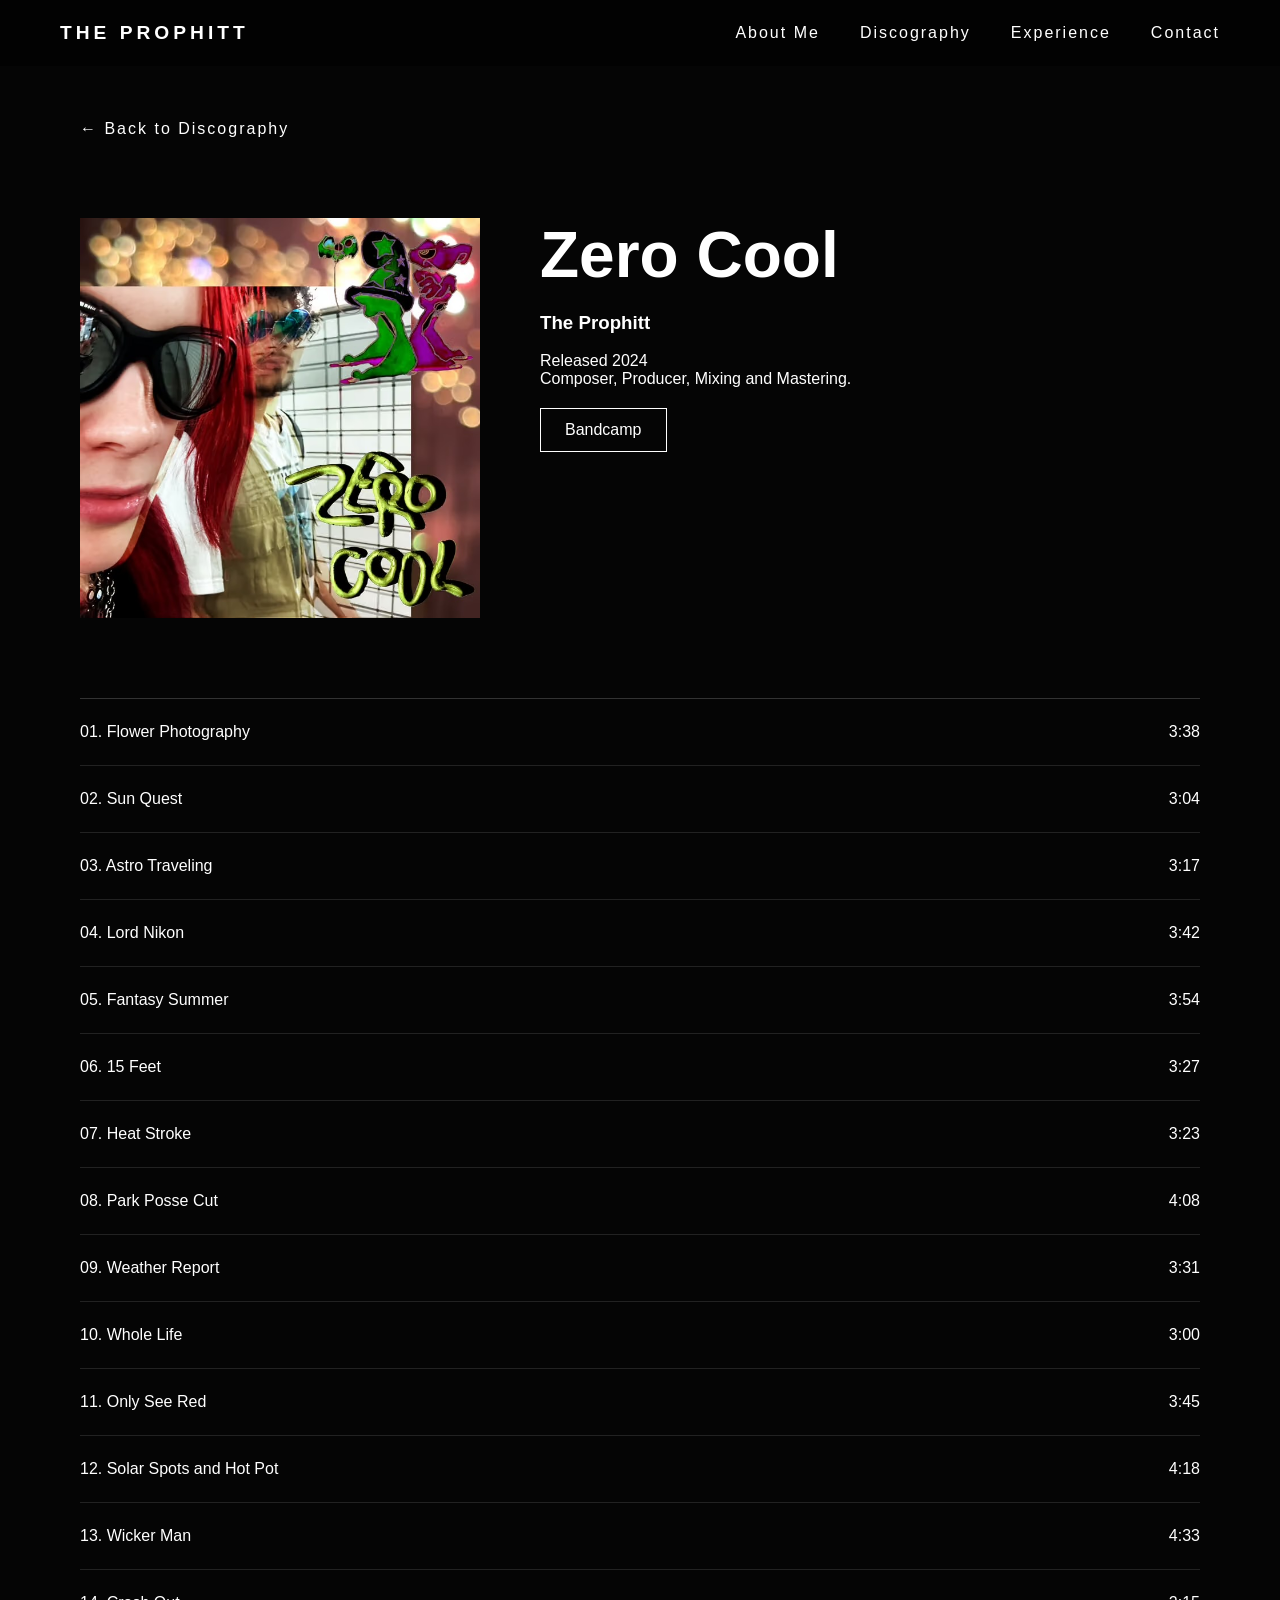
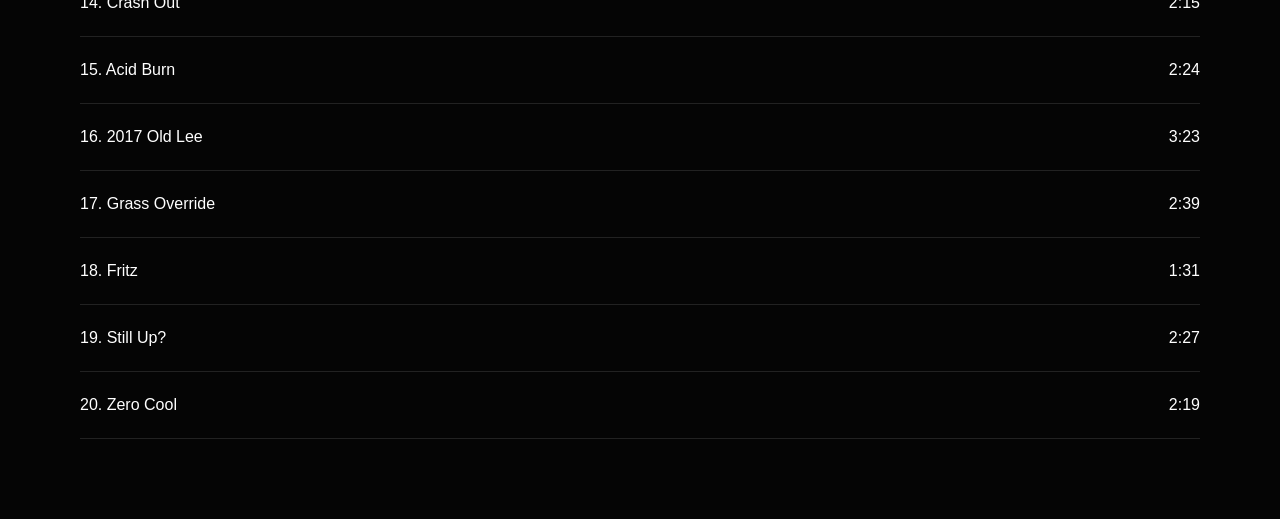
<file: zerocool.html>
<!DOCTYPE html>
<html lang="en">
<head>
  <meta charset="UTF-8">
  <meta name="viewport" content="width=device-width, initial-scale=1.0">
  <title>Zero Cool | THE PROPHITT</title>

  <link rel="stylesheet" href="css/album.css">
</head>
<body>

    <!-- NAVBAR -->

<nav class="navbar">

  <a href="index.html" class="logo">
    THE PROPHITT
  </a>

  <ul class="nav-links">
    <li><a href="index.html#about">About Me</a></li>
    <li><a href="discography.html">Discography</a></li>
    <li><a href="experience.html">Experience</a></li>
    <li><a href="index.html#contact">Contact</a></li>
  </ul>

</nav>

<!-- BACK BUTTON -->

<a href="discography.html" class="back-button">
  ← Back to Discography
</a>

  <section class="album-page">

    <div class="album-header">

      <img src="imgs/zerocool.jpg" alt="Album Cover">

      <div class="album-meta">
        <h1>Zero Cool</h1>
        <h3>The Prophitt</h3>
        <br>
        <p>
          Released 2024
        </p>

        <p>Composer, Producer, Mixing and Mastering.</p>

        <div class="stream-links">
          <a href="https://theprophitt.bandcamp.com/album/zero-cool" target="_blank">Bandcamp</a>
        </div>
      </div>

    </div>

    <!-- TRACKLIST -->

    <div class="tracklist">

  <div class="track">
    <span>01. Flower Photography</span>
    <span>3:38</span>
  </div>

  <div class="track">
    <span>02. Sun Quest</span>
    <span>3:04</span>
  </div>

  <div class="track">
    <span>03. Astro Traveling</span>
    <span>3:17</span>
  </div>

  <div class="track">
    <span>04. Lord Nikon</span>
    <span>3:42</span>
  </div>

  <div class="track">
    <span>05. Fantasy Summer</span>
    <span>3:54</span>
  </div>

  <div class="track">
    <span>06. 15 Feet</span>
    <span>3:27</span>
  </div>

  <div class="track">
    <span>07. Heat Stroke</span>
    <span>3:23</span>
  </div>

  <div class="track">
    <span>08. Park Posse Cut</span>
    <span>4:08</span>
  </div>

  <div class="track">
    <span>09. Weather Report</span>
    <span>3:31</span>
  </div>

  <div class="track">
    <span>10. Whole Life</span>
    <span>3:00</span>
  </div>

  <div class="track">
    <span>11. Only See Red</span>
    <span>3:45</span>
  </div>

  <div class="track">
    <span>12. Solar Spots and Hot Pot</span>
    <span>4:18</span>
  </div>

  <div class="track">
    <span>13. Wicker Man</span>
    <span>4:33</span>
  </div>

  <div class="track">
    <span>14. Crash Out</span>
    <span>2:15</span>
  </div>

  <div class="track">
    <span>15. Acid Burn</span>
    <span>2:24</span>
  </div>

  <div class="track">
    <span>16. 2017 Old Lee</span>
    <span>3:23</span>
  </div>

  <div class="track">
    <span>17. Grass Override</span>
    <span>2:39</span>
  </div>

  <div class="track">
    <span>18. Fritz</span>
    <span>1:31</span>
  </div>

  <div class="track">
    <span>19. Still Up?</span>
    <span>2:27</span>
  </div>

  <div class="track">
    <span>20. Zero Cool</span>
    <span>2:19</span>
  </div>

</div>

  </section>

</body>
</html>
</file>
<file: css/album.css>
* {
  margin: 0;
  padding: 0;
  box-sizing: border-box;
}

body {
  background: #050505;
  color: white;
  font-family: Arial, Helvetica, sans-serif;
}

/* NAVBAR */

.navbar {
  position: fixed;
  top: 0;
  width: 100%;

  padding: 22px 60px;

  display: flex;
  justify-content: space-between;
  align-items: center;

  background: rgba(0,0,0,0.45);
  backdrop-filter: blur(8px);

  z-index: 999;
}

.logo,
.logo:visited,
.logo:hover,
.logo:active {
  font-size: 1.2rem;
  font-weight: bold;
  letter-spacing: 4px;

  color: white;
  text-decoration: none;
}

.nav-links {
  display: flex;
  list-style: none;
  gap: 40px;
}

.nav-links a {
  color: white;
  text-decoration: none;
  letter-spacing: 2px;
}

/* BACK BUTTON */

.back-button {
  display: inline-block;

  margin-top: 120px;
  margin-left: 80px;

  color: white;
  text-decoration: none;

  letter-spacing: 2px;

  transition: 0.3s;
}

.back-button:hover {
  opacity: 0.6;
}

body {
  background: #050505;
  color: white;
  font-family: Arial, Helvetica, sans-serif;
}

.album-page {
  padding: 80px;
}

.album-header {
  display: grid;
  grid-template-columns: 400px 1fr;
  gap: 60px;

  margin-bottom: 80px;
}

.album-header img {
  width: 100%;
}

.album-meta h1 {
  font-size: 4rem;
  margin-bottom: 20px;
}

.stream-links {
  display: flex;
  gap: 20px;
  margin-top: 20px;
  flex-wrap: wrap;
}

.stream-links a {
  color: white;
  text-decoration: none;

  border: 1px solid white;
  padding: 12px 24px;
}

.tracklist {
  border-top: 1px solid #333;
}

.track {
  display: flex;
  justify-content: space-between;

  padding: 24px 0;

  border-bottom: 1px solid #222;
}
@media (max-width: 768px) {

  /* NAVBAR */

  .navbar {
    width: 100%;
    padding: 18px 16px;

    flex-direction: column;
    gap: 14px;

    text-align: center;
  }

  .logo {
    font-size: 1rem;
    letter-spacing: 3px;
  }

  .nav-links {
    width: 100%;

    justify-content: center;
    flex-wrap: wrap;

    gap: 14px;
  }

  .nav-links a {
    font-size: 0.8rem;
    letter-spacing: 1px;
  }

  /* HERO TITLES */

  .hero-overlay h1,
  .discography-hero h1,
  .experience-hero h1 {
    font-size: 2.2rem;
    letter-spacing: 5px;

    text-align: center;
    padding: 0 20px;
  }

  /* CONTROLS */

  .controls-section {
    padding: 40px 20px;
  }

  .controls-container {
    width: 100%;
    flex-direction: column;
    align-items: stretch;
  }

  #searchInput,
  #sortSelect {
    width: 100%;
    min-width: unset;
  }

  .layout-buttons {
    width: 100%;
  }

  .layout-buttons button {
    width: 100%;
  }

  /* DISCOVERY GRID */

  .albums-section,
  .events-section {
    padding: 0 20px 80px;
  }

  .albums-container.grid-layout {
    grid-template-columns: 1fr;
  }

  /* ALBUM PAGES */

  .album-page {
    padding: 140px 20px 80px;
  }

  .album-header {
    display: flex;
    flex-direction: column;

    align-items: center;
    text-align: center;

    gap: 30px;
  }

  .album-header img {
    width: 100%;
    max-width: 320px;

    height: auto;

    display: block;
    margin: 0 auto;
  }

  .album-meta {
    width: 100%;
    max-width: 600px;
  }

  .album-meta h1 {
    font-size: 2rem;
  }

  .album-meta p {
    line-height: 1.8;
  }

  .stream-links {
    justify-content: center;
    flex-wrap: wrap;
  }

  /* TRACKLIST */

  .tracklist {
    margin-top: 50px;
  }

  .track {
    padding: 18px 0;

    font-size: 0.9rem;

    gap: 20px;
  }

  /* BACK BUTTON */

  .back-button {
    top: 105px;
    left: 20px;

    font-size: 0.85rem;
  }

}
</file>
